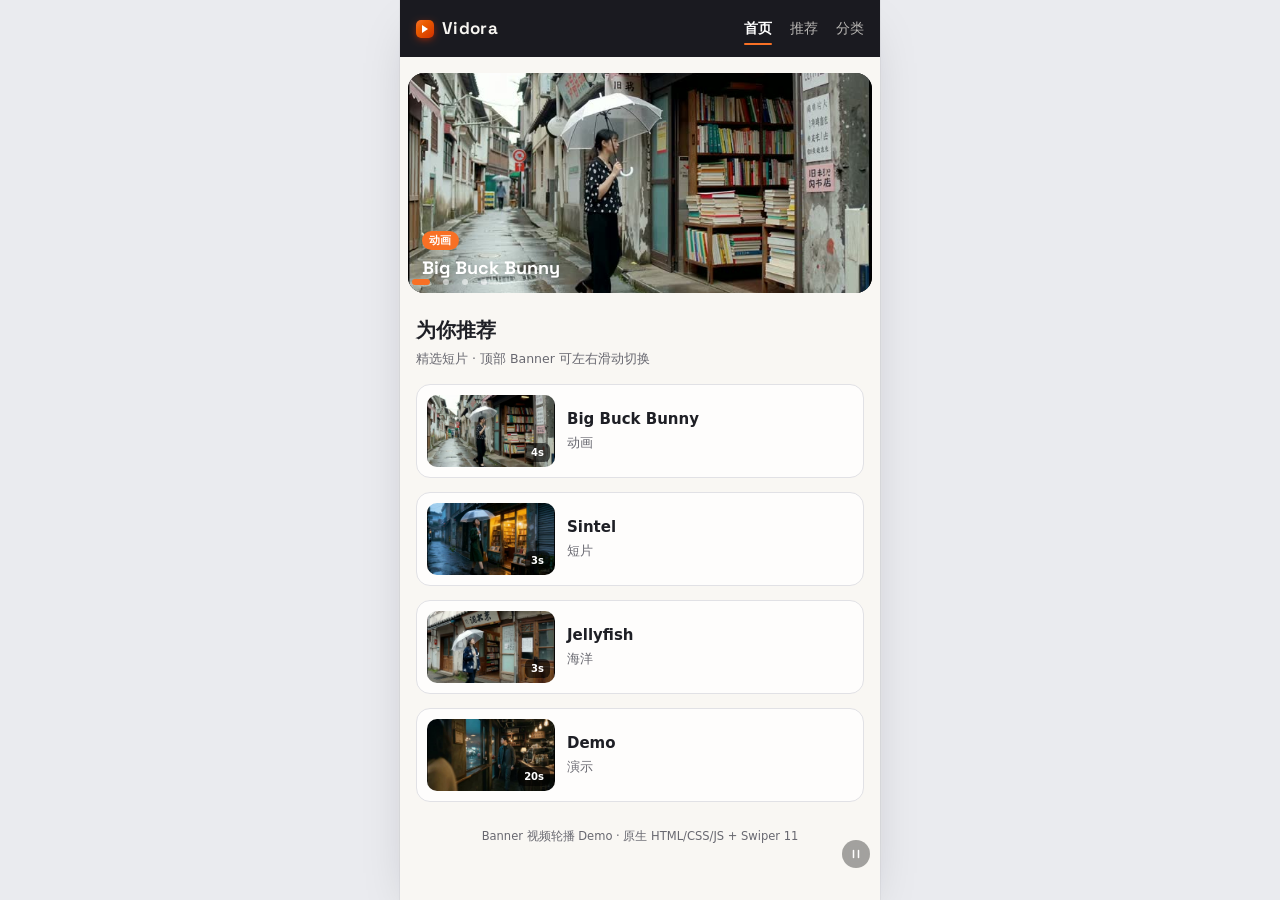
<file: index.html>
<!DOCTYPE html>
<html lang="zh-CN">
<head>
  <meta charset="UTF-8" />
  <meta name="viewport" content="width=device-width, initial-scale=1.0, viewport-fit=cover" />
  <meta name="theme-color" content="#1b1b22" />
  <meta name="apple-mobile-web-app-capable" content="yes" />
  <meta name="apple-mobile-web-app-status-bar-style" content="black-translucent" />
  <title>Banner 视频轮播 · 移动端 H5 Demo</title>

  <!-- 字体:Space Grotesk 仅用于拉丁标题/品牌,中文回退系统字体 -->
  <link rel="preconnect" href="https://fonts.googleapis.com" />
  <link rel="preconnect" href="https://fonts.gstatic.com" crossorigin />
  <link href="https://fonts.googleapis.com/css2?family=Space+Grotesk:wght@500;600;700&display=swap" rel="stylesheet" />

  <!-- Swiper 11 CSS(jsdelivr CDN) -->
  <link rel="stylesheet" href="https://cdn.jsdelivr.net/npm/swiper@11/swiper-bundle.min.css" />

  <!-- 本地样式 -->
  <link rel="stylesheet" href="css/style.css" />
</head>
<body>
  <div class="app">
    <!-- 示例导航 -->
    <header class="app-header">
      <a class="brand" href="#">
        <span class="brand-mark" aria-hidden="true"></span>
        <span class="brand-name">Vidora</span>
      </a>
      <nav class="app-nav" aria-label="主导航">
        <a class="app-nav__item is-active" href="#">首页</a>
        <a class="app-nav__item" href="#">推荐</a>
        <a class="app-nav__item" href="#">分类</a>
      </nav>
    </header>

    <main class="app-main">
      <!-- Banner 视频轮播位 -->
      <section class="banner" aria-label="Banner 视频轮播">
        <div class="swiper banner-swiper">
          <div class="swiper-wrapper" id="banner-wrapper">
            <!-- slide 由 js/main.js 动态生成,这里只留空 wrapper 与分页器 -->
          </div>
          <div class="swiper-pagination banner-pagination"></div>
        </div>
        <!-- 自动播放暂停/继续按钮(无障碍:WCAG 2.2.2 要求可暂停的移动内容) -->
        <button
          type="button"
          class="banner-toggle"
          id="banner-toggle"
          aria-label="暂停轮播"
          aria-pressed="false"
        >
          <svg class="banner-toggle__icon banner-toggle__pause" viewBox="0 0 24 24" width="12" height="12" aria-hidden="true">
            <path d="M7 5v14M17 5v14" fill="none" stroke="currentColor" stroke-width="3" stroke-linecap="round" />
          </svg>
          <svg class="banner-toggle__icon banner-toggle__play" viewBox="0 0 24 24" width="12" height="12" aria-hidden="true">
            <path d="M8 5v14l11-7z" fill="currentColor" />
          </svg>
        </button>
      </section>

      <!-- 正文占位区域 -->
      <section class="content" aria-labelledby="content-heading">
        <div class="content-head">
          <h2 class="content-title" id="content-heading">为你推荐</h2>
          <span class="content-sub">精选短片 · 顶部 Banner 可左右滑动切换</span>
        </div>

        <ul class="card-list" id="card-list">
            <!-- 推荐卡片由 js/main.js 动态生成 -->
          </ul>
      </section>

      <footer class="app-foot">
        <span>Banner 视频轮播 Demo · 原生 HTML/CSS/JS + Swiper 11</span>
      </footer>
    </main>
  </div>

  <!-- Swiper 11 JS(jsdelivr CDN) -->
  <script src="https://cdn.jsdelivr.net/npm/swiper@11/swiper-bundle.min.js"></script>
  <!-- 本地逻辑:配置 + 轮播控制 -->
  <script src="js/main.js"></script>
</body>
</html>
</file>
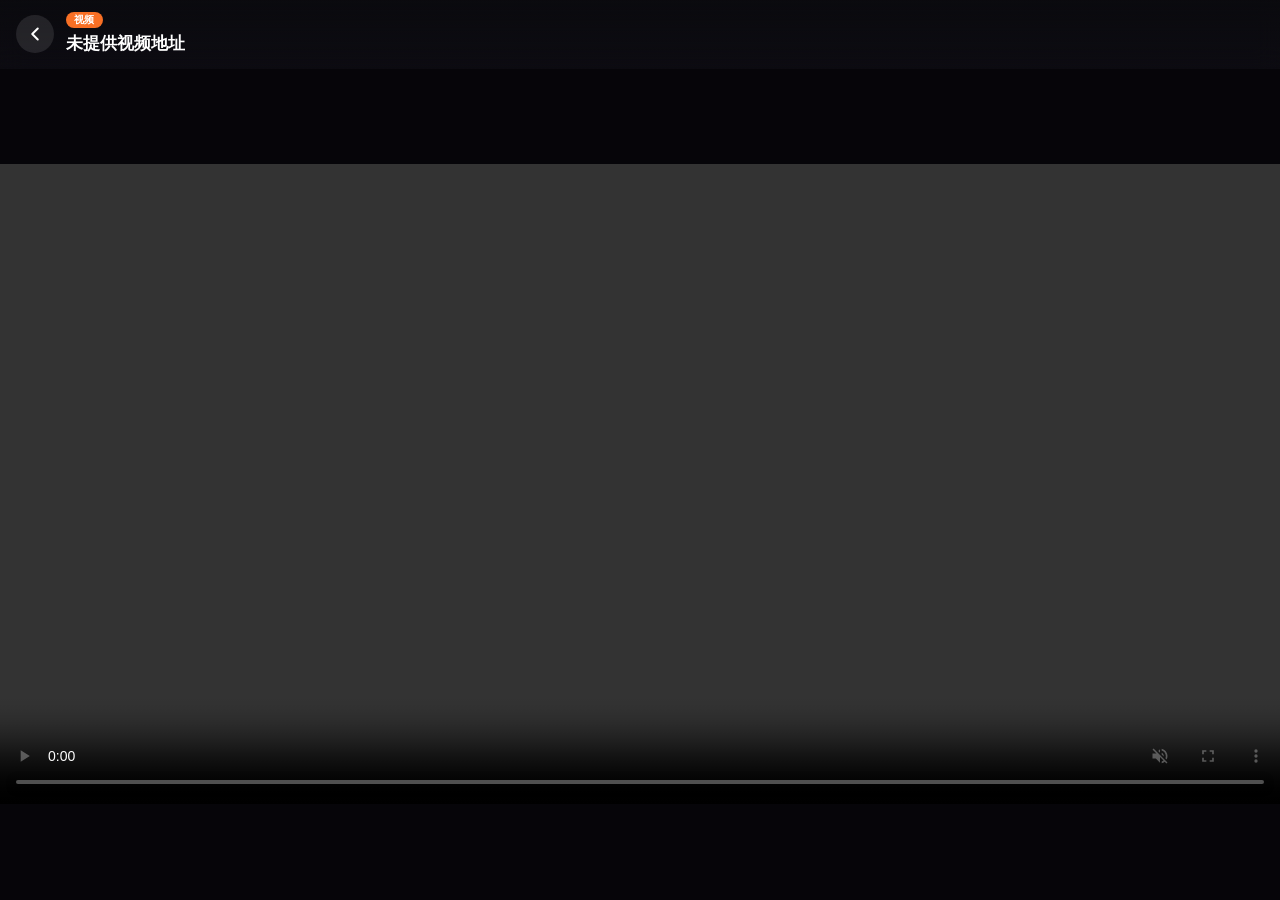
<file: video-player.html>
<!DOCTYPE html>
<html lang="zh-CN">
<head>
  <meta charset="UTF-8" />
  <meta name="viewport" content="width=device-width, initial-scale=1.0, viewport-fit=cover" />
  <meta name="theme-color" content="#1b1b22" />
  <meta name="apple-mobile-web-app-capable" content="yes" />
  <meta name="apple-mobile-web-app-status-bar-style" content="black-translucent" />
  <title>视频播放 · Vidora</title>

  <link rel="preconnect" href="https://fonts.googleapis.com" />
  <link rel="preconnect" href="https://fonts.gstatic.com" crossorigin />
  <link href="https://fonts.googleapis.com/css2?family=Space+Grotesk:wght@500;600;700&display=swap" rel="stylesheet" />

  <link rel="stylesheet" href="css/style.css" />
  <link rel="stylesheet" href="css/player.css" />
</head>
<body>
  <div class="player-page">
    <!-- 顶部浮动栏:返回 + 标题 -->
    <header class="player-header">
      <a class="player-back" href="index.html" aria-label="返回首页">
        <svg viewBox="0 0 24 24" width="22" height="22" aria-hidden="true">
          <path d="M15 18l-6-6 6-6" fill="none" stroke="currentColor" stroke-width="2.2" stroke-linecap="round" stroke-linejoin="round" />
        </svg>
      </a>
      <div class="player-titles">
        <span class="player-tag" id="player-tag">视频</span>
        <h1 class="player-title" id="player-title">播放中</h1>
      </div>
    </header>

    <!-- 视频播放区 -->
    <main class="player-stage">
      <video
        id="player-video"
        class="player-video"
        controls
        muted
        autoplay
        playsinline
        preload="auto"
      ></video>
      <div class="player-loader" id="player-loader">
        <span class="loader-spinner"></span>
      </div>
    </main>
  </div>

  <script src="js/player.js"></script>
</body>
</html>
</file>
<file: css/style.css>
/* ==========================================================================
   Banner 视频轮播 Demo · style.css
   设计方向:克制的暖白底 + 深墨顶栏 + 暖橙强调,营造移动内容应用质感
   关键兼容:video { pointer-events: none } —— 避免 iOS 视频拦截滑动手势
   ========================================================================== */

/* ---------- 设计令牌 ---------- */
:root {
  /* 色彩 */
  --c-bg:          oklch(97.6% 0.005 75);   /* 暖白底 */
  --c-surface:     oklch(99.5% 0.002 75);   /* 卡片底 */
  --c-ink:         oklch(24% 0.012 285);    /* 主文字 */
  --c-ink-soft:    oklch(52% 0.012 285);    /* 次文字 */
  --c-line:        oklch(91% 0.006 285);     /* 分割线 */
  --c-header:      oklch(22% 0.012 290);    /* 顶栏深墨 */
  --c-header-ink:  oklch(97% 0.005 75);
  --c-accent:      oklch(70% 0.185 45);     /* 暖橙 */
  --c-accent-deep: oklch(56% 0.21 40);
  --c-video-bg:    oklch(20% 0.012 290);    /* 视频深色占位(无 poster 时避免黑屏) */

  /* 尺寸:banner 高度限定在 180-220px 之间,随视口自适应 */
  --banner-height: clamp(180px, 48vw, 220px);
  --banner-radius: 16px;
  --app-max: 480px;

  /* 字体 */
  --font-display: "Space Grotesk", "PingFang SC", "Hiragino Sans GB", system-ui, sans-serif;
  --font-body: -apple-system, BlinkMacSystemFont, "PingFang SC", "Hiragino Sans GB",
               "Microsoft YaHei", system-ui, sans-serif;

  /* 动效 */
  --ease-out: cubic-bezier(0.16, 1, 0.3, 1);
  --dur: 280ms;
}

/* ---------- 基础重置 ---------- */
*, *::before, *::after { box-sizing: border-box; }
html { -webkit-text-size-adjust: 100%; }
body {
  margin: 0;
  font-family: var(--font-body);
  font-size: 15px;
  line-height: 1.5;
  color: var(--c-ink);
  background: oklch(94% 0.006 285); /* app 外灰底,衬托手机框 */
  -webkit-font-smoothing: antialiased;
}
img { display: block; max-width: 100%; }
a { color: inherit; text-decoration: none; }
ul { margin: 0; padding: 0; list-style: none; }

/* ---------- 应用容器(手机宽度居中) ---------- */
.app {
  position: relative;
  max-width: var(--app-max);
  margin: 0 auto;
  min-height: 100vh;
  background: var(--c-bg);
  box-shadow: 0 0 0 1px rgba(0, 0, 0, 0.04), 0 18px 50px -20px rgba(20, 20, 30, 0.25);
  overflow: hidden;
}
@media (max-width: 480px) {
  body { background: var(--c-bg); }
  .app { box-shadow: none; }
}

/* ---------- 顶部导航 ---------- */
.app-header {
  position: sticky;
  top: 0;
  z-index: 20;
  display: flex;
  align-items: center;
  justify-content: space-between;
  padding: 14px 16px;
  padding-top: max(14px, env(safe-area-inset-top));
  background: var(--c-header);
  color: var(--c-header-ink);
}
.brand { display: inline-flex; align-items: center; gap: 8px; }
.brand-mark {
  position: relative;
  width: 18px;
  height: 18px;
  border-radius: 5px;
  background: linear-gradient(135deg, var(--c-accent), var(--c-accent-deep));
  box-shadow: 0 2px 8px -2px var(--c-accent-deep);
}
.brand-mark::after { /* 播放三角 */
  content: "";
  position: absolute;
  left: 6px;
  top: 5px;
  border-style: solid;
  border-width: 4px 0 4px 6px;
  border-color: transparent transparent transparent #fff;
}
.brand-name {
  font-family: var(--font-display);
  font-weight: 700;
  font-size: 17px;
  letter-spacing: 0.02em;
}
.app-nav { display: flex; gap: 18px; }
.app-nav__item {
  position: relative;
  padding: 4px 0;
  font-size: 14px;
  color: oklch(78% 0.005 75);
  transition: color var(--dur) var(--ease-out);
}
.app-nav__item.is-active { color: #fff; font-weight: 600; }
.app-nav__item.is-active::after {
  content: "";
  position: absolute;
  left: 0;
  right: 0;
  bottom: -2px;
  height: 2px;
  border-radius: 2px;
  background: var(--c-accent);
}
.app-nav__item:active { color: var(--c-accent); }

/* ---------- Banner 轮播 ---------- */
.banner {
  margin: 16px 8px 0;        /* 左右 8px 边距(移动端常见) */
  height: var(--banner-height);
  border-radius: var(--banner-radius);
  overflow: hidden;
  background: var(--c-video-bg);
}
.banner-swiper { width: 100%; height: 100%; }
.banner-swiper .swiper-wrapper { height: 100%; }
.banner-slide {
  position: relative;
  width: 100%;
  height: 100%;
  overflow: hidden;
  background: var(--c-video-bg);
}

/* 视频占满 slide、object-fit:cover;
   pointer-events:none 避免 iOS 视频拦截触摸手势导致轮播滑不动 */
.banner-video {
  display: block;
  width: 100%;
  height: 100%;
  object-fit: cover;
  background: var(--c-video-bg); /* 无 poster 时的深色占位,避免黑屏 */
  pointer-events: none;
}

/* 首帧封面:首次播放时盖住视频,等 'playing' 事件(真实出帧)后淡出,
   避免 iOS 上 play() 移除原生 poster 但解码未出帧时的黑屏闪动 */
.banner-poster-cover {
  position: absolute;
  inset: 0;
  z-index: 1;              /* 在 video 之上、scrim/caption(z-index:2)之下 */
  background: var(--c-video-bg) center / cover no-repeat;
  pointer-events: none;
  opacity: 1;
  transition: opacity var(--duration-normal, 300ms) ease;
}
.banner-poster-cover.is-hidden {
  opacity: 0;
}

/* 渐变遮罩,提升标题可读性 */
.banner-scrim {
  position: absolute;
  inset: 0;
  pointer-events: none;
  background: linear-gradient(
    to top,
    rgba(0, 0, 0, 0.55) 0%,
    rgba(0, 0, 0, 0.12) 38%,
    rgba(0, 0, 0, 0) 60%
  );
}

/* 标题文案 */
.banner-caption {
  position: absolute;
  left: 14px;
  bottom: 12px;
  z-index: 2;
  display: flex;
  flex-direction: column;
  gap: 4px;
  pointer-events: none; /* 不挡滑动手势 */
}
.banner-tag {
  align-self: flex-start;
  padding: 4px 7px;
  font-size: 11px;
  line-height: 1;
  font-weight: 600;
  letter-spacing: 0.04em;
  color: #fff;
  background: var(--c-accent);
  border-radius: 999px;
}
.banner-title {
  font-family: var(--font-display);
  font-size: 18px;
  font-weight: 700;
  color: #fff;
  text-shadow: 0 1px 8px rgba(0, 0, 0, 0.35);
}

/* 可点击的 slide:鼠标提示 */
.banner-slide.is-clickable { cursor: pointer; }
/* 键盘可达性:聚焦时给出清晰描边(默认轮廓保留,不额外去除) */

/* 自动播放暂停/继续按钮:位于右下角、分页器上方 */
.banner-toggle {
  position: absolute;
  right: 10px;
  bottom: 32px;
  z-index: 4;
  display: flex;
  align-items: center;
  justify-content: center;
  width: 28px;
  height: 28px;
  padding: 0;
  border: none;
  border-radius: 999px;
  color: #fff;
  background: rgba(0, 0, 0, 0.35);
  backdrop-filter: blur(4px);
  -webkit-backdrop-filter: blur(4px);
  transition: background var(--dur) var(--ease-out), transform var(--dur) var(--ease-out);
}
.banner-toggle:active {
  transform: scale(0.92);
  background: rgba(0, 0, 0, 0.5);
}
.banner-toggle:focus-visible {
  outline: 2px solid var(--c-accent);
  outline-offset: 2px;
}
.banner-toggle__pause,
.banner-toggle__play {
  position: absolute;
  transition: opacity var(--dur) var(--ease-out);
}
.banner-toggle__play { opacity: 0; }
/* 暂停状态:显示播放图标,隐藏暂停图标 */
.banner-toggle.is-paused .banner-toggle__pause { opacity: 0; }
.banner-toggle.is-paused .banner-toggle__play { opacity: 1; }

/* 分页器(自定义圆点) */
.banner-pagination {
  position: absolute;
  right: 12px;
  bottom: 12px;
  left: auto;
  width: auto;
  z-index: 3;
  display: flex;
  gap: 5px;
}
.banner-pagination .swiper-pagination-bullet {
  width: 6px;
  height: 6px;
  margin: 0;
  background: rgba(255, 255, 255, 0.55);
  opacity: 1;
  border-radius: 999px;
  transition: width var(--dur) var(--ease-out), background var(--dur) var(--ease-out);
}
.banner-pagination .swiper-pagination-bullet-active {
  width: 18px;
  background: var(--c-accent);
}

/* ---------- 正文区域 ---------- */
.content { padding: 22px 16px 8px; }
.content-head { margin-bottom: 14px; }
.content-title {
  margin: 0 0 2px;
  font-family: var(--font-display);
  font-size: 20px;
  font-weight: 700;
}
.content-sub { font-size: 12.5px; color: var(--c-ink-soft); }

.card-list { display: flex; flex-direction: column; gap: 14px; }
.card {
  display: flex;
  gap: 12px;
  padding: 10px;
  background: var(--c-surface);
  border: 1px solid var(--c-line);
  border-radius: 14px;
  transition: transform var(--dur) var(--ease-out), box-shadow var(--dur) var(--ease-out);
}
.card:active {
  transform: scale(0.985);
  box-shadow: 0 6px 20px -12px rgba(20, 20, 30, 0.25);
}
.card-media {
  position: relative;
  flex: 0 0 128px;
  width: 128px;
  aspect-ratio: 16 / 9;
  overflow: hidden;
  border-radius: 10px;
  background: var(--c-video-bg);
}
.card-media img { width: 100%; height: 100%; object-fit: cover; }
.card-duration {
  position: absolute;
  right: 5px;
  bottom: 5px;
  padding: 2px 6px;
  font-size: 10px;
  font-weight: 600;
  color: #fff;
  background: rgba(0, 0, 0, 0.6);
  border-radius: 6px;
}
.card-body {
  flex: 1;
  min-width: 0;
  display: flex;
  flex-direction: column;
  justify-content: center;
}
.card-title { margin: 0 0 4px; font-size: 15px; font-weight: 600; }
.card-desc { margin: 0; font-size: 12.5px; color: var(--c-ink-soft); }

/* ---------- 底部 ---------- */
.app-foot {
  padding: 18px 16px calc(20px + env(safe-area-inset-bottom));
  text-align: center;
  font-size: 11.5px;
  color: var(--c-ink-soft);
}

/* ---------- 无障碍:尊重 reduced-motion ---------- */
@media (prefers-reduced-motion: reduce) {
  * { transition: none !important; }
}
</file>
<file: css/player.css>
/* ==========================================================================
   视频播放页 · player.css
   设计方向:沉浸式深色全屏播放,浮动顶栏,暖橙点缀
   ========================================================================== */

.player-page {
  position: relative;
  min-height: 100vh;
  min-height: 100dvh;
  display: flex;
  flex-direction: column;
  background: oklch(16% 0.012 290);
}

/* ---------- 顶部浮动栏 ---------- */
.player-header {
  position: sticky;
  top: 0;
  z-index: 10;
  display: flex;
  align-items: center;
  gap: 12px;
  padding: 12px 16px;
  padding-top: max(12px, env(safe-area-inset-top));
  background: linear-gradient(
    to bottom,
    rgba(10, 10, 14, 0.85) 0%,
    rgba(10, 10, 14, 0) 100%
  );
  backdrop-filter: blur(12px);
  -webkit-backdrop-filter: blur(12px);
}

.player-back {
  display: flex;
  align-items: center;
  justify-content: center;
  flex: 0 0 38px;
  width: 38px;
  height: 38px;
  border-radius: 50%;
  color: #fff;
  background: rgba(255, 255, 255, 0.1);
  transition: background 200ms var(--ease-out), transform 200ms var(--ease-out);
}
.player-back:active {
  background: rgba(255, 255, 255, 0.2);
  transform: scale(0.92);
}

.player-titles {
  display: flex;
  flex-direction: column;
  gap: 3px;
  min-width: 0;
}
.player-tag {
  align-self: flex-start;
  padding: 3px 8px;
  font-size: 10px;
  font-weight: 600;
  letter-spacing: 0.04em;
  line-height: 1;
  color: #fff;
  background: var(--c-accent);
  border-radius: 999px;
}
.player-title {
  margin: 0;
  font-family: var(--font-display);
  font-size: 17px;
  font-weight: 700;
  color: #fff;
  white-space: nowrap;
  overflow: hidden;
  text-overflow: ellipsis;
}

/* ---------- 视频播放区 ---------- */
.player-stage {
  flex: 1;
  display: flex;
  align-items: center;
  justify-content: center;
  position: relative;
  background: oklch(12% 0.01 290);
}

.player-video {
  display: block;
  width: 100%;
  height: auto;
  max-height: calc(100dvh - 0px);
  background: #000;
}

/* ---------- 加载指示器 ---------- */
.player-loader {
  position: absolute;
  inset: 0;
  display: flex;
  align-items: center;
  justify-content: center;
  background: rgba(0, 0, 0, 0.3);
  transition: opacity 300ms var(--ease-out);
  pointer-events: none;
}
.player-loader.is-hidden {
  opacity: 0;
}
.loader-spinner {
  display: block;
  width: 36px;
  height: 36px;
  border: 3px solid rgba(255, 255, 255, 0.2);
  border-top-color: var(--c-accent);
  border-radius: 50%;
  animation: spin 0.7s linear infinite;
}
@keyframes spin {
  to { transform: rotate(360deg); }
}
</file>
